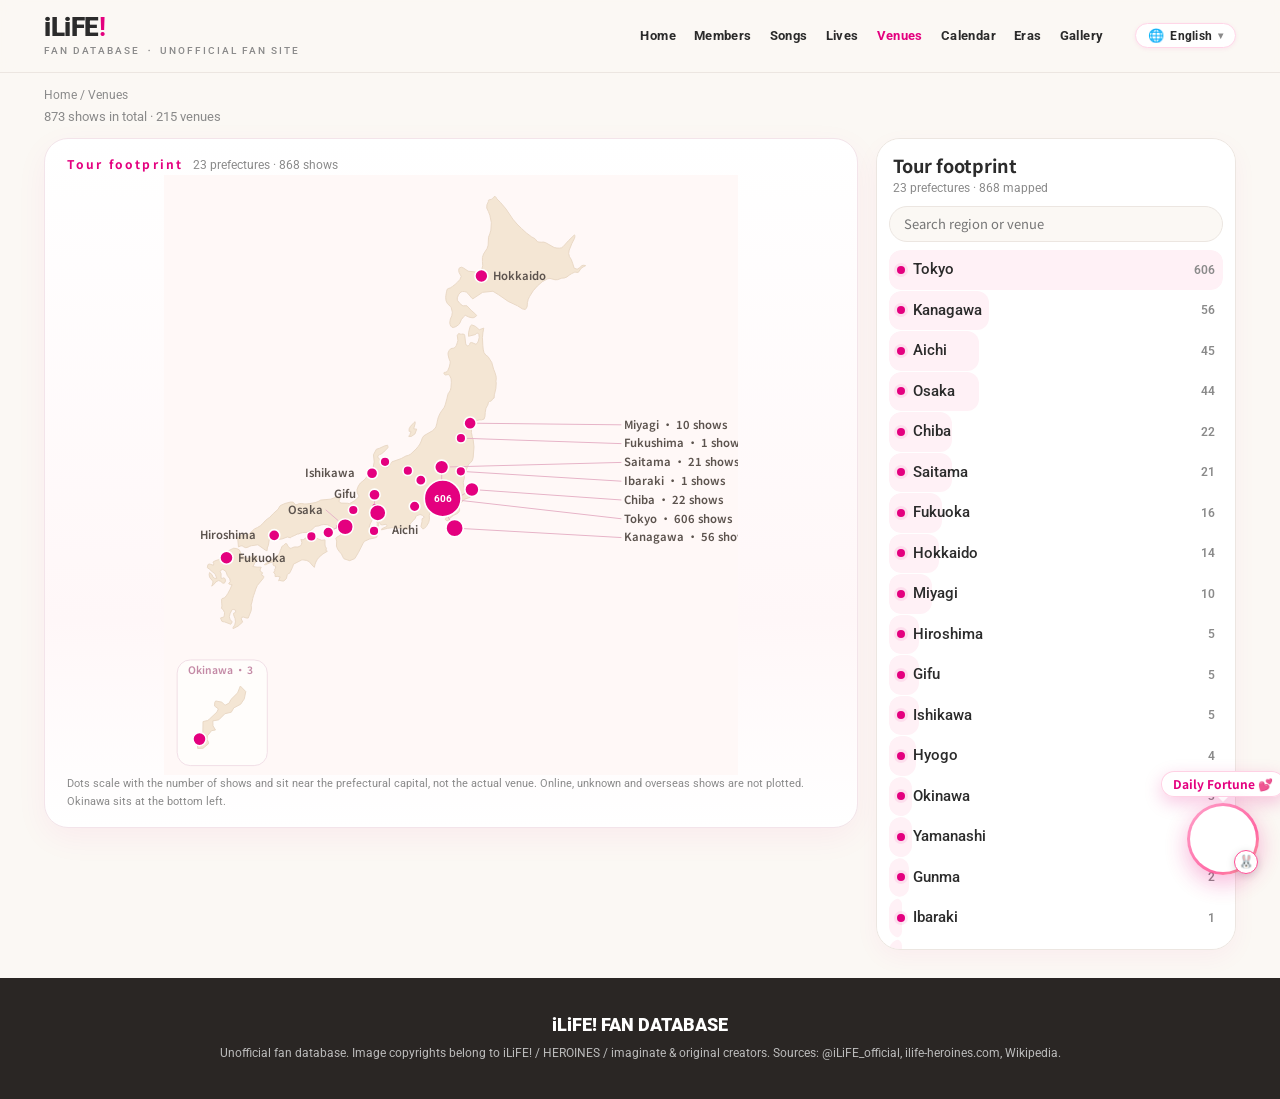
<file: venues.html>
<!doctype html><html lang=zh-Hans><meta charset=utf-8><meta name=viewport content='width=device-width'><title>iLiFE! 应援资料库</title><link rel=stylesheet href="style.css?v=6334215d"><body data-page=venues><header></header><main id=main>加载中…</main><script src="app.js?v=6334215d"></script>
</file>
<file: style.css>
@import url('https://fonts.googleapis.com/css2?family=Zen+Maru+Gothic:wght@400;500;700;900&family=Roboto:wght@300;400;700;900&family=Noto+Sans+SC:wght@400;500;700&display=swap');
:root{--pink:#e4007f;--ink:#2b2b2b;--sub:#8a8a8a;--line:#ece6e1;--bg:#fbf8f4;--ph:#f6e7ee}
*{box-sizing:border-box}body{margin:0;background:var(--bg);color:var(--ink);font-family:Roboto,"Noto Sans SC","PingFang SC",sans-serif;font-size:15px;line-height:1.7}
a{color:inherit;text-decoration:none}a:hover{color:var(--pink)}
header{position:sticky;top:0;z-index:50;background:rgba(251,248,244,.92);backdrop-filter:blur(8px);border-bottom:1px solid var(--line)}
.hd{max-width:1240px;margin:auto;display:flex;align-items:center;gap:24px;padding:14px 24px}
.logo{font:900 26px/1 Roboto;letter-spacing:-.5px}.logo b{color:var(--pink)}.logo small{display:block;font:500 10px Roboto;letter-spacing:2px;color:var(--sub);margin-top:4px}
nav{display:flex;gap:18px;margin-left:auto;align-items:center;flex-wrap:wrap}nav a{font:700 13px Roboto,"Zen Maru Gothic","Noto Sans SC","PingFang SC",sans-serif;letter-spacing:.03em;color:var(--ink);line-height:1.2;transition:color .15s ease}nav a span{display:none}
nav a.on{color:var(--pink)}#burger{display:none;margin-left:auto;background:none;border:0;font-size:24px;color:var(--ink)}
.lang-dd{position:relative;flex:none;display:inline-block;user-select:none;margin-left:8px}
.lang-dd-btn{display:inline-flex;align-items:center;gap:6px;background:#fff;border:1px solid #ffd6e8;border-radius:999px;padding:5px 12px;font:700 12px Roboto,"Zen Maru Gothic",sans-serif;color:var(--ink);cursor:pointer;line-height:1;margin:0;box-shadow:0 1px 4px rgba(228,0,127,.08);transition:all .2s cubic-bezier(.34,1.56,.64,1)}
.lang-dd-btn:hover,.lang-dd.open .lang-dd-btn{border-color:var(--pink);color:var(--pink);background:#fff0f6;box-shadow:0 2px 8px rgba(228,0,127,.16)}
.lang-dd-globe{font-size:13px;line-height:1}
.lang-dd-cur{letter-spacing:.02em}
.lang-dd-arrow{font-size:10px;color:var(--sub);transition:transform .2s ease;display:inline-block}
.lang-dd.open .lang-dd-arrow{transform:rotate(180deg);color:var(--pink)}
.lang-dd-menu{position:absolute;top:calc(100% + 6px);right:0;min-width:140px;background:#fff;border:1px solid #ffd6e8;border-radius:14px;padding:5px;box-shadow:0 8px 24px rgba(228,0,127,.14),0 2px 6px rgba(0,0,0,.04);z-index:100;display:none;flex-direction:column;gap:2px}
.lang-dd.open .lang-dd-menu{display:flex;animation:ddSlideIn .18s cubic-bezier(.34,1.56,.64,1) forwards}
@keyframes ddSlideIn{from{opacity:0;transform:translateY(-4px) scale(.96)}to{opacity:1;transform:translateY(0) scale(1)}}
.lang-dd-item{display:flex;align-items:center;gap:8px;width:100%;padding:8px 10px;border:0;background:none;border-radius:9px;color:var(--ink);font:500 12.5px Roboto,"Zen Maru Gothic",sans-serif;cursor:pointer;margin:0;text-align:left;line-height:1.2;transition:all .15s ease}
.lang-dd-item:hover{background:#fff0f6;color:var(--pink)}
.lang-dd-item.on{background:#ffe6f2;color:var(--pink);font-weight:700}
.lang-dd-flag{font-size:14px;line-height:1}
.lang-dd-name{flex:1}
.lang-dd-check{font-size:11px;color:var(--pink);opacity:0;font-weight:900}
.lang-dd-item.on .lang-dd-check{opacity:1}
.pill,button{display:inline-block;border:0;border-radius:999px;background:var(--pink);color:#fff;padding:7px 18px;font:700 12px Roboto,"Noto Sans SC";cursor:pointer;margin:3px}
.pill.off,button.off{background:#fff;color:var(--ink);box-shadow:inset 0 0 0 1px var(--line)}
main{max-width:1240px;margin:auto;padding:24px 24px 60px}
.crumb{font-size:12px;color:var(--sub);margin:8px 0 18px}
.psum{margin:0 0 8px;font-size:13px;line-height:1.55;color:var(--sub)}
h2{font:500 26px Roboto,"Noto Sans SC";color:#6f8b97;margin:44px 0 16px}h2:before{content:"— ";color:var(--pink)}
h3{font-size:17px;margin:26px 0 10px}h4{margin:18px 0 8px;font-size:15px}
.hero{position:relative;overflow:hidden;border-radius:4px;margin:-24px -24px 0}.hero .bg{position:absolute;inset:-40px;background-size:cover;background-position:center;filter:blur(28px) brightness(1.05);opacity:.8}
.hero img{position:relative;display:block;max-height:640px;width:auto;max-width:100%;margin:auto;cursor:zoom-in}
.stats{display:grid;grid-template-columns:repeat(4,1fr);gap:16px;margin-top:28px}.stat{background:#fff;border:1px solid var(--line);padding:18px;text-align:center}.stat b{display:block;font:300 36px Roboto;color:var(--pink)}
.mgrid{display:grid;grid-template-columns:repeat(4,1fr);gap:40px 28px}.mcard .ph{background:var(--ph);overflow:hidden}.mcard .ph img{display:block;width:100%;height:auto;transition:transform .4s}.mcard:hover img{transform:scale(1.04)}
.mcard .bar{height:4px}.mcard .nm{margin-top:10px;font-weight:700;font-size:16px}.mcard .kn{font-size:12px;color:var(--sub)}
.mcard.ex .ph{filter:grayscale(.3)}
.dot{display:inline-block;width:11px;height:11px;border-radius:50%;margin-right:7px;vertical-align:1px;box-shadow:0 0 0 1px #0002}
.box{background:#fff;border:1px solid var(--line);padding:6px 22px;margin:18px 0}
.box.tbl-wrap{overflow-x:auto;-webkit-overflow-scrolling:touch;padding:6px 16px}
.box.tbl-wrap table th,.box.tbl-wrap table td{white-space:nowrap}
.box.tbl-wrap table td.title-cell{white-space:normal;min-width:180px;max-width:380px}
.sub-note{font-size:11px;color:var(--sub);margin-top:2px;white-space:normal;font-weight:400;overflow-wrap:anywhere}
.live-tag{display:inline-block;padding:1px 6px;border-radius:4px;font-size:11px;background:#f3f3f3;color:#555;border:1px solid var(--line);vertical-align:middle;font-style:normal;font-weight:500}
.live-tag.oneman{background:var(--ph);color:var(--pink);border-color:#ffccd5;font-weight:700}
.live-tag.sponsor{background:#e8f4fd;color:#1e50a2;border-color:#b8daff;font-weight:700}
.live-tag.bday{background:#fff3e0;color:#e65100;border-color:#ffe0b2;font-weight:700}
.live-tag.fes{background:#f3e5f5;color:#6a1b9a;border-color:#e1bee7}
.live-tag.release{background:#e0f2f1;color:#00695c;border-color:#b2dfdb;font-weight:700}
table{width:100%;border-collapse:collapse}td,th{border-bottom:1px solid var(--line);padding:11px 8px;text-align:left;font-size:14px}th{font-size:12px;color:var(--sub);font-weight:500}tr:last-child td{border:0}
td.d{font-family:Roboto;color:var(--sub);white-space:nowrap;width:120px}
dl.info{display:grid;grid-template-columns:140px 1fr;margin:0}dl.info dt,dl.info dd{margin:0;padding:10px 0;border-bottom:1px solid var(--line);font-size:14px}dl.info dt{color:var(--sub)}
.gal{display:grid;grid-template-columns:repeat(auto-fill,minmax(190px,1fr));gap:14px}.gi{background:#fff}.gi .ph{background:var(--ph) center/40px no-repeat;overflow:hidden;cursor:zoom-in}
.gi img{display:block;width:100%;height:auto}.gi small{display:block;padding:6px 8px 0;font-size:11px;color:var(--sub);line-height:1.5}.gi .tx{padding:2px 8px 8px;font-size:12px;height:3.2em;overflow:hidden}
.filters{margin:6px 0}.filters .lb{font-size:12px;color:var(--sub);margin-right:6px}
.eranav{display:flex;gap:6px;flex-wrap:wrap}.era{border-left:4px solid var(--pink);padding-left:16px;margin-top:50px}.lineup a{display:inline-block;margin:3px 10px 3px 0;font-size:13px}
#lb{position:fixed;inset:0;background:rgba(20,16,18,.92);display:none;z-index:99;align-items:center;justify-content:center;flex-direction:column}#lb.on{display:flex}#lb img{max-width:92vw;max-height:82vh}#lb p{color:#ddd;font-size:13px;margin:10px}#lb p a{color:#ff8cc6}#lb .x{position:absolute;top:14px;right:22px;font-size:30px;color:#fff;cursor:pointer}#lb .pv,#lb .nx{position:absolute;top:50%;font-size:44px;color:#fff;cursor:pointer;padding:20px;user-select:none}#lb .pv{left:6px}#lb .nx{right:6px}
footer{background:#2a2624;color:#bbb;font-size:12px;padding:36px 24px;text-align:center}footer b{color:#fff;font:900 18px Roboto;display:block;margin-bottom:8px}
@media(max-width:760px){.hd{padding:10px 16px;gap:8px}#burger{display:block;margin:0;padding:4px 6px;background:none;color:var(--ink);font-size:22px;line-height:1}.lang-dd{margin-left:auto}nav{display:none;position:absolute;top:100%;left:0;right:0;background:var(--bg);flex-direction:column;padding:12px 24px;border-bottom:1px solid var(--line);gap:10px}nav.open{display:flex}nav a{font-size:14px;padding:4px 0}nav a span{display:none}
.mgrid{grid-template-columns:repeat(2,1fr);gap:24px 14px}.stats{grid-template-columns:repeat(2,1fr)}.gal{grid-template-columns:repeat(2,1fr);gap:8px}dl.info{grid-template-columns:100px 1fr}main{padding:16px}.hero{margin:-16px -16px 0}}

.tlwrap{overflow-x:auto;background:#fff;border:1px solid var(--line);-webkit-overflow-scrolling:touch}.tl{min-width:1100px;position:relative}
.tr{display:flex;height:26px;align-items:center}.tr:nth-child(even):not(.th){background:#fcf9f7}.tn{flex:0 0 150px;position:sticky;left:0;z-index:3;background:inherit;background-color:#fff;padding:0 10px;font-size:13px;white-space:nowrap;overflow:hidden;height:100%;display:flex;align-items:center;border-right:1px solid var(--line)}.tn em{font-style:normal;font-size:10px;color:var(--sub);margin-left:5px;border:1px solid var(--line);border-radius:8px;padding:0 5px}
.tt{position:relative;flex:1;height:100%}.tt i{position:absolute;top:0;bottom:0;width:0}.yl{border-left:1px solid #e6dfd9}.el{border-left:1px dotted #e9b7d1}.ml{border-left:1px dashed var(--pink);opacity:.45}.today{border-left:2px solid #e8382f}
.th{height:40px;border-bottom:1px solid var(--line)}.th b{position:absolute;bottom:4px;font:700 12px Roboto;transform:translateX(4px)}.th .mk{position:absolute;top:3px;font-size:10px;color:var(--pink);white-space:nowrap;transform:translateX(-50%);max-width:140px;overflow:hidden;text-overflow:ellipsis}
.th.erarow{height:24px}.eb{position:absolute;top:4px;height:16px;font:700 10px/16px Roboto;text-align:center;color:#6f8b97;background:#eef3f5;border-right:1px solid #fff;overflow:hidden}.eb:nth-child(even){background:#f8eef3}
.seg{position:absolute;top:6px;height:14px;border-radius:7px;box-shadow:inset 0 0 0 1px #0001;transition:transform .15s}.seg:hover{transform:scaleY(1.35)}.seg.light{box-shadow:inset 0 0 0 1.5px #9a9a9a}
.seg.n{background:repeating-linear-gradient(45deg,#bbb 0 4px,#d9d9d9 4px 8px)}.seg.s{background:#fff;box-shadow:inset 0 0 0 2px #b9a3ad;border:0}
.legend{display:flex;flex-wrap:wrap;gap:16px;font-size:12px;color:var(--sub);margin-top:12px}.sw{display:inline-block;width:22px;height:10px;border-radius:5px;vertical-align:-1px;margin-right:6px}.sw.r{background:linear-gradient(90deg,#e60033,#1e50a2,#3eb370)}.sw.n{background:repeating-linear-gradient(45deg,#bbb 0 4px,#d9d9d9 4px 8px)}.sw.s{box-shadow:inset 0 0 0 2px #b9a3ad}.sw.mkl{width:0;height:12px;border-left:1px dashed var(--pink);border-radius:0}.sw.tdl{width:0;height:12px;border-left:2px solid #e8382f;border-radius:0}
#tip{position:absolute;display:none;z-index:60;background:#fff;border:1px solid var(--line);box-shadow:0 6px 24px #0002;padding:8px;gap:10px;font-size:12px;width:240px;pointer-events:none}#tip img{width:72px;height:96px;object-fit:cover;background:var(--ph)}
@media(max-width:760px){.tn{flex-basis:96px;font-size:11px;padding:0 6px}.tl{min-width:900px}}

#cur{position:absolute;top:0;bottom:0;width:0;border-left:2px solid var(--ink);z-index:5;pointer-events:none}
#cur .hl{position:absolute;top:2px;left:0;transform:translateX(-50%);background:var(--ink);color:#fff;font:700 11px/1.3 Roboto;padding:4px 10px;border-radius:999px;white-space:nowrap;pointer-events:auto;cursor:ew-resize;touch-action:none;text-align:center;box-shadow:0 2px 8px #0003}
#cur .hl small{display:block;font:400 10px "Noto Sans SC";opacity:.8}#cur.drag .hl{background:var(--pink)}
.tr.th .tt{cursor:pointer}.tag{font-style:normal;font-size:10px;font-weight:400;color:var(--sub);margin-left:6px;border:1px solid var(--line);border-radius:8px;padding:0 6px}
#onpanel .mcard{transition:opacity .2s}

#stk{position:sticky;top:61px;z-index:40;background:rgba(251,248,244,.97);backdrop-filter:blur(6px);border:1px solid var(--line);padding:8px 14px 10px;margin:0 0 18px;box-shadow:0 6px 18px #0000000d}
.stkhd{display:flex;align-items:center;gap:10px}#onh{font:500 15px Roboto,"Noto Sans SC";color:#6f8b97}#onh span{color:var(--pink);font-weight:700}#onh a{color:var(--pink)}.stkhd .sm{margin-left:auto;padding:3px 12px;font-size:11px}
#stk.min #stkb{display:none}
#sl{padding:34px 10px 2px}.sltrack{position:relative;height:8px;border-radius:4px;background:#eee;cursor:pointer;touch-action:none}.sle{position:absolute;top:0;bottom:0}.sle:first-child{border-radius:4px 0 0 4px}
.sly{position:absolute;top:11px;font:700 10px Roboto;color:var(--sub);transform:translateX(-50%)}.sly:before{content:"";position:absolute;left:50%;top:-11px;height:8px;border-left:1px solid #fff}
#slh{position:absolute;top:50%;width:18px;height:18px;margin:-9px 0 0 -9px;border-radius:50%;background:#fff;box-shadow:0 0 0 3px var(--ink),0 2px 6px #0004;cursor:ew-resize;touch-action:none;z-index:2}#slh.drag{box-shadow:0 0 0 3px var(--pink),0 2px 6px #0004}
#slh span{position:absolute;bottom:24px;left:50%;transform:translateX(-50%);background:var(--ink);color:#fff;font:700 11px/1.25 Roboto;padding:3px 9px;border-radius:999px;white-space:nowrap;text-align:center;pointer-events:none}#slh span small{display:block;font:400 9px "Noto Sans SC";opacity:.85}#slh.drag span{background:var(--pink)}
.eps{margin:16px 0 6px;white-space:nowrap;overflow-x:auto;scrollbar-width:thin}.eps button{padding:4px 11px;font-size:11px}
#onpanel{display:flex;gap:10px;overflow-x:auto;padding-bottom:4px;scrollbar-width:thin}.sc{flex:0 0 92px;position:relative}.sc .ph{background:var(--ph);overflow:hidden}.sc img{display:block;width:100%;height:auto}.sc .bar{height:3px}.sc .nm{font-size:11px;font-weight:700;margin-top:3px;white-space:nowrap;overflow:hidden;text-overflow:ellipsis}.sc .tag{position:absolute;top:4px;left:4px;background:#fffd;margin:0}
@media(max-width:760px){#stk{top:57px;padding:6px 10px 8px;margin:0 -6px 14px}.sc{flex-basis:64px}.sc .nm{font-size:10px}#sl{padding-top:30px}.eps{margin:12px 0 4px}#onh{font-size:13px}}

.stkhd .sm{white-space:nowrap;flex:none}#onh{min-width:0}@media(max-width:760px){#onh{font-size:12px;line-height:1.35}}
@media(max-width:760px){#sl{padding-top:40px}}
.colctl{display:flex;flex-wrap:wrap;align-items:center;gap:4px}.colctl button{min-width:30px;padding:3px 9px;font-size:12px}
body.cols-on .mgrid,body.cols-on .gal{grid-template-columns:repeat(var(--cols),1fr)!important}
body.cols-on.cols-tight .gal{gap:6px}
.stkhd{display:flex;align-items:center;gap:8px;flex-wrap:wrap}.stkhd .colctl.pnl{margin:0 0 0 auto}
body.pcols-on #onpanel{display:grid;grid-template-columns:repeat(var(--pcols),minmax(0,1fr));overflow:visible;max-height:none}body.pcols-on .sc{flex:none}

@media(max-width:760px){.colctl button{min-width:26px;padding:2px 7px}}

.stkhd .colctl.pnl{margin-bottom:8px}#sl{margin-top:6px}

/* row-first uniform slots: slot ratio = tallest image in grid; images contained, never cropped */
.gal,.mgrid,#onpanel{--sr:1.333}
.gi .ph,.mcard .ph,.sc .ph{aspect-ratio:1/var(--sr);background:#fbf3f7;display:flex;align-items:center;justify-content:center}
.gi .ph img,.mcard .ph img,.sc .ph img{width:100%!important;height:100%!important;object-fit:contain;aspect-ratio:auto!important}
.mcard:hover img{transform:none}
body.pcols-on #onpanel{display:grid;grid-template-columns:repeat(var(--pcols),minmax(0,1fr));overflow:visible}body.pcols-on .sc{flex:none}
#onpanel.unstuck{margin:0 0 16px;padding:10px;background:#fff;border:1px solid var(--line)}
.hero img{height:auto;width:auto;max-height:640px;object-fit:contain;aspect-ratio:auto!important}

.src{font-size:11px;margin-left:4px;color:var(--pink)}.unk{color:var(--sub);font-size:12px}dl.info .dot{display:inline-block;width:10px;height:10px;border-radius:50%;margin-right:4px;vertical-align:middle}
/* songs grid & detail */
body[data-page=songs] .psum,body[data-page=lives] .psum{margin:0 0 2px}
body[data-page=songs] .filters,body[data-page=lives] .filters{margin:8px 0 16px}
body[data-page=songs] .filters button,body[data-page=lives] .filters button{padding:5px 12px;font-size:12px}

.grid{display:grid;grid-template-columns:repeat(auto-fill,minmax(190px,1fr));gap:14px}
.card{background:#fff;border-radius:16px;overflow:hidden;box-shadow:0 2px 10px #e4007f14;cursor:pointer;transition:.15s;display:flex;flex-direction:column;color:inherit}
.card:hover{transform:translateY(-3px);box-shadow:0 6px 18px #e4007f2a}
.cv{height:150px;background:var(--ph);display:flex;align-items:center;justify-content:center;position:relative}
body[data-page=songs] .cv{height:auto;aspect-ratio:1/1}
body[data-page=songs] .cv img{width:100%;height:100%;object-fit:cover}
.cv img{max-width:100%;max-height:100%;object-fit:contain}
.cv img.vtimg{width:100%;height:100%;object-fit:cover}
.badge{position:absolute;right:8px;top:8px;background:var(--pink);color:#fff;font-size:11px;font-weight:700;border-radius:999px;padding:1px 8px}
.bd{padding:10px 12px;height:96px;overflow:hidden}
.bd b{display:block;font-size:14px;line-height:1.35;white-space:nowrap;overflow:hidden;text-overflow:ellipsis}
.bd .k{font-size:11px;color:var(--sub);white-space:nowrap;overflow:hidden;text-overflow:ellipsis}
.bd .m{font-size:11px;color:#6f8b97;margin-top:4px;white-space:nowrap;overflow:hidden;text-overflow:ellipsis}
.noimg{font-size:30px;color:#e9b7cf}
.songph{width:100%;height:100%;display:flex;flex-direction:column;align-items:center;justify-content:center;gap:6px;padding:14px;text-align:center;background:linear-gradient(135deg,#ffd9ec 0%,#ffa9d6 55%,#ff8bc6 100%);color:#fff}
.songph b{font-size:15px;line-height:1.35;letter-spacing:.3px;text-shadow:0 1px 3px #d6006e4d}
.songph small{font-size:10px;letter-spacing:.5px;opacity:.9}


.back{display:inline-block;margin-bottom:12px;font-size:13px;color:var(--pink)}
.back:hover{text-decoration:underline}
.dt-top{display:flex;gap:24px;align-items:flex-start;flex-wrap:wrap}
.dt-cv{width:190px;flex:none;border-radius:14px;overflow:hidden;background:var(--ph);box-shadow:0 4px 16px #e4007f26}
.dt-cv img{display:block;width:100%;height:auto}
.dt-cv .songph{aspect-ratio:1/1}
.dt-info{flex:1;min-width:240px}
@media(max-width:760px){.dt-cv{width:120px;border-radius:10px}.dt-top{gap:14px}}
.dt{max-width:980px}
.dt h2::before,.dt h3::before{display:none!important;content:none!important}
.dt h2{color:var(--ink)!important;padding:0!important;border:0!important;background:none!important;margin:0;font-size:24px;line-height:1.3}
.dt .kana{color:var(--sub);font-size:13px}
.dt .meta{display:grid;grid-template-columns:auto 1fr;gap:2px 14px;font-size:13px;margin:12px 0}
.dt .meta dt{color:var(--sub)}
.dt .meta dd{margin:0;font-weight:700}
.dt .note{font-size:13px;background:#fff;border-left:3px solid var(--pink);padding:8px 12px;border-radius:6px;margin:10px 0;overflow-wrap:anywhere;word-break:break-word}
.dt .note a{word-break:break-all}
.dt .src{font-size:12px;color:var(--pink)}
.dt .sec{font-size:15px;margin:22px 0 10px;border-bottom:2px dashed #f3c6dc;padding-bottom:4px}
.cos{background:#fff;border-radius:14px;padding:12px;margin-bottom:12px;box-shadow:0 2px 8px #e4007f12}
.cos-hd{display:flex;gap:8px;align-items:center;flex-wrap:wrap;margin-bottom:8px}
.cos-hd .tag{margin:0}
.cos-hd small{color:var(--sub);font-size:12px}
.cos-note{font-size:12px;color:var(--sub);margin:0 0 8px;overflow-wrap:anywhere}
.vidlist{display:grid;gap:8px}
.vid{display:grid;grid-template-columns:132px 1fr;gap:10px;align-items:center;background:#fff;border-radius:12px;padding:8px;box-shadow:0 2px 8px #e4007f12;color:inherit;transition:.15s}
.vid:hover{box-shadow:0 4px 14px #e4007f2e;transform:translateY(-1px)}
.vt{display:block;aspect-ratio:16/9;border-radius:8px;overflow:hidden;background:var(--ph)}
.vt img{display:block;width:100%;height:100%;object-fit:cover}
.vb{display:flex;flex-direction:column;gap:2px;min-width:0}
.vidpane[hidden]{display:none}
.nonote{font-size:12px;color:var(--sub);margin:6px 0 8px}
.vb .tag{margin-left:6px;background:var(--ph);color:var(--pink);font-size:10px;font-weight:700;padding:0 6px;border-radius:999px;vertical-align:1px;font-style:normal}
.vb b{font-size:11px;font-weight:700;color:var(--pink)}
.vtl{font-size:13px;font-weight:700;line-height:1.35;display:-webkit-box;-webkit-line-clamp:2;-webkit-box-orient:vertical;overflow:hidden}
.vdt{font-size:11px;color:var(--sub)}
.photos{display:grid;grid-template-columns:repeat(auto-fill,minmax(220px,1fr));gap:8px}
.photos .ph{display:flex;align-items:center;justify-content:center;background:var(--ph);border-radius:10px;aspect-ratio:1;overflow:hidden;cursor:zoom-in}
.photos .ph img{max-width:100%;max-height:100%;width:auto;height:auto;object-fit:contain}
.photos.wide .ph{aspect-ratio:16/9}
.none{color:var(--sub);font-size:13px}
body.cols-on .photos{grid-template-columns:repeat(var(--cols),1fr)!important}

.bd .tag,.dt .tag{display:inline-block;background:var(--ph);color:var(--pink);font-size:11px;font-weight:700;padding:1px 8px;border-radius:999px;margin-left:6px;vertical-align:middle;border:0}

.setlist{background:#fff;border-radius:10px;padding:12px 16px;font:13px/1.6 monospace;white-space:pre-wrap;box-shadow:0 2px 8px #e4007f12}

@media(max-width:760px){
  .grid{grid-template-columns:repeat(2,minmax(0,1fr));gap:10px}
  .cv{height:110px}
  .photos{grid-template-columns:1fr 1fr}
  .vid{grid-template-columns:104px 1fr;gap:8px}
  .vtl{font-size:12px}
}

/* SCHEDULE month grid */
.calbar{display:flex;align-items:center;gap:10px 14px;flex-wrap:wrap;margin:0 0 14px}
.calnavs{display:flex;align-items:center;gap:6px;flex-wrap:wrap}
.calbar .pill{margin:0;min-width:36px;text-align:center;padding:7px 12px;white-space:nowrap}
.calbar .ynav.dis{opacity:.38;cursor:default;pointer-events:none}
.calmeta{margin-left:auto;font:500 13px Roboto,"Noto Sans SC";color:var(--sub)}
.ym{position:relative;display:inline-flex;align-items:center;justify-content:center;gap:6px;min-width:132px;height:34px;padding:0 14px;border-radius:999px;background:#fff;box-shadow:inset 0 0 0 1px var(--line);font:700 16px/1 Roboto,"Noto Sans SC";color:var(--ink);cursor:pointer}
.ym span{pointer-events:none}
.ym i{pointer-events:none;color:var(--pink);font-style:normal;font-size:12px}
.ym input{position:absolute;inset:0;width:100%;height:100%;margin:0;opacity:0;cursor:pointer;border:0;padding:0;font-size:16px}
.ym input::-webkit-calendar-picker-indicator{position:absolute;inset:0;width:100%;height:100%;margin:0;padding:0;cursor:pointer;background:transparent}
.ym:focus-within{box-shadow:inset 0 0 0 2px var(--pink)}
.cal{display:grid;grid-template-columns:repeat(7,minmax(0,1fr));background:#fff;border:1px solid var(--line);border-radius:16px;overflow:hidden;box-shadow:0 2px 10px #e4007f14}
.cal .wd{min-height:0;text-align:center;padding:8px 0;font:700 12px Roboto,"Noto Sans SC";color:var(--sub);background:#fbf8f4;border-bottom:1px solid var(--line);border-right:1px solid var(--line)}
.cal .wd:nth-child(7n){border-right:0}
.cal .wd.sun{color:#e48aaa}
.cal .day{min-width:0;height:112px;padding:4px;display:flex;flex-direction:column;gap:3px;border-bottom:1px solid var(--line);border-right:1px solid var(--line);background:#fff;cursor:pointer;overflow:hidden}
.cal .day:nth-child(7n){border-right:0}
.cal .day.out{background:#f7f4f1;cursor:default}
.cal .day.out .dn{color:#c8c0ba}
.cal .day.ev{background:#fff7fb}
.cal .day.sel{background:#ffe8f3;box-shadow:inset 0 0 0 1px #f3b6d4}
.cal .dn{flex:none;width:22px;height:22px;display:inline-flex;align-items:center;justify-content:center;border-radius:50%;font:700 12px/1 Roboto;color:var(--ink)}
.cal .day.is-today .dn{background:var(--pink);color:#fff}
.cal .day.sel:not(.is-today) .dn{box-shadow:0 0 0 2px var(--pink)}
.cal .day.sel.is-today .dn{box-shadow:0 0 0 2px #fff,0 0 0 4px var(--pink)}
.cal .day:focus{outline:2px solid var(--pink);outline-offset:-2px}
.cevs{display:flex;flex-direction:column;gap:3px;min-width:0}
.cdots{display:none}
.cev{display:flex;align-items:center;gap:4px;height:36px;min-width:0;border-radius:8px;background:#fff;border:1px solid var(--line);overflow:hidden;color:inherit}
.cev:hover{color:inherit;border-color:#f3b6d4}
.cev:hover b{color:var(--pink)}
.cth{width:36px;height:36px;flex:none;background:var(--ph);display:flex;align-items:center;justify-content:center;overflow:hidden}
.cth img{width:100%;height:100%;object-fit:cover;display:block}
.cth .cph{font-size:16px;color:#e9b7cf;line-height:1}
.ct{min-width:0;flex:1;display:flex;flex-direction:column;justify-content:center;gap:1px;padding-right:4px}
.ct .live-tag{font-size:9px;line-height:1.3;padding:0 3px;max-width:100%;overflow:hidden;text-overflow:ellipsis;white-space:nowrap;align-self:flex-start}
.ct b{display:block;min-width:0;font-size:11px;font-weight:700;line-height:1.25;color:var(--ink);white-space:nowrap;overflow:hidden;text-overflow:ellipsis}
.cal .cmore{display:flex;align-items:center;height:36px;margin:0;padding:0 8px;border-radius:8px;background:#fff;color:var(--pink);box-shadow:inset 0 0 0 1px var(--line);font:700 12px Roboto}
.agenda{margin-top:16px;background:#fff;border:1px solid var(--line);border-radius:16px;padding:2px 16px 8px;box-shadow:0 2px 10px #e4007f10;scroll-margin-top:76px}
.agenda h2{font-size:18px;margin:14px 0 8px}
.arow{display:flex;gap:12px;align-items:center;padding:10px 0;border-top:1px solid var(--line);color:inherit}
.arow:hover{color:inherit}
.arow:hover b{color:var(--pink)}
.ath{width:56px;height:56px;flex:none;border-radius:10px;overflow:hidden;background:var(--ph);display:flex;align-items:center;justify-content:center}
.ath img{width:100%;height:100%;object-fit:cover;display:block}
.ath .cph{font-size:22px;color:#e9b7cf}
.at{min-width:0;flex:1}
.aline{display:flex;align-items:center;gap:6px;min-width:0}
.aline .live-tag{flex:none}
.aline b{min-width:0;font-size:15px;white-space:nowrap;overflow:hidden;text-overflow:ellipsis}
.arow small{display:block;margin-top:2px;color:var(--sub);font-size:12px;white-space:nowrap;overflow:hidden;text-overflow:ellipsis}
@media(max-width:760px){
 .calmeta{margin-left:0}
 .calbar .ynav{padding:6px 10px}
 .cal .day{height:62px;padding:3px 2px;gap:2px;cursor:pointer}
 .cal .dn{width:20px;height:20px;font-size:11px}
 .cal .day.sel.is-today .dn{box-shadow:0 0 0 1px #fff,0 0 0 3px var(--pink)}
 .cevs{display:none}
 .cdots{display:flex;align-items:center;gap:2px;min-width:0;flex-wrap:wrap}
 .mi{position:relative;width:16px;height:16px;flex:none;border-radius:3px;overflow:visible;background:var(--ph);display:inline-flex;align-items:center;justify-content:center;color:inherit}
 .mi:before{content:"";position:absolute;inset:-6px}
 .mi img{width:16px;height:16px;border-radius:3px;object-fit:cover;display:block}
 .mi.dot{border-radius:50%;background:#b9a3ad}
 .mi.dot.oneman{background:var(--pink)}
 .mi.dot.sponsor{background:#1e50a2}
 .mi.dot.bday{background:#e65100}
 .mi.dot.fes{background:#6a1b9a}
 .mi.dot.release{background:#00695c}
 .ccnt{font:700 10px Roboto;color:var(--sub);line-height:1}
 .agenda{padding:2px 12px 8px}
 .aline{flex-wrap:wrap}
 .aline b{white-space:normal;display:-webkit-box;-webkit-line-clamp:2;-webkit-box-orient:vertical;overflow-wrap:break-word}
 .ath{width:48px;height:48px}
}


/* VENUE footprint map */
body[data-page=venues] main{padding-top:12px;padding-bottom:28px}
body[data-page=venues] .crumb{margin:0 0 2px}
body[data-page=venues] .psum{margin:0 0 10px}
.vlayout{display:grid;grid-template-columns:minmax(0,1.5fr) minmax(260px,360px);gap:18px;align-items:start}
.vmap-card,.vpanel{min-width:0}
.vmap-card{background:linear-gradient(180deg,#fff 0%,#fff7f8 70%,#fff 100%);border:1px solid #f3e4ea;border-radius:24px;padding:14px 14px 8px;box-shadow:0 10px 32px #e4007f0e}
.vmap-hd{display:flex;align-items:baseline;gap:10px;padding:2px 8px 0}
.vmap-hd b{font:700 12px "Noto Sans SC";letter-spacing:.18em;color:var(--pink)}
.vmap-hd span{font-size:12px;color:var(--sub)}
.vsvg{display:block;width:min(100%,calc((100dvh - 300px) * var(--ar,.96)));max-width:100%;max-height:calc(100dvh - 300px);height:auto;margin:0 auto}
.vsea{fill:#fff8f7}
.vland{fill:#f4e6d4;stroke:#ead9c6;stroke-width:1;vector-effect:non-scaling-stroke}
.vstem{fill:none;stroke:#e7b4c8;stroke-width:1;vector-effect:non-scaling-stroke}
.vanchor{fill:#e4007f;opacity:.8}
.vpin .hit{fill:transparent}
.vpin .ring{fill:none;stroke:#e4007f;stroke-width:1.6;opacity:0;vector-effect:non-scaling-stroke}
.vpin .core{fill:#e4007f;stroke:#fff;stroke-width:1.6;vector-effect:non-scaling-stroke}
.vpin .vnum{fill:#fff;font:700 11px Roboto,sans-serif;text-anchor:middle;dominant-baseline:central;pointer-events:none}
.vpin.is-on .core{fill:#fff;stroke:#e4007f;stroke-width:2.4}
.vpin.is-on .vnum{fill:#e4007f}
.vpin.is-on .ring,.vpin.is-hot .ring,.vpin:focus-visible .ring{opacity:1}
.vpin.is-dim,.vlab.is-dim,.oki-link.is-dim{opacity:.38}
.vlab text{font:600 12px "Noto Sans SC","PingFang SC",sans-serif;fill:#5c534e}
.vlab.is-on text,.vlab.is-hot text{fill:#e4007f;font-weight:700}
.vtip-t{font:600 12px "Noto Sans SC",Roboto,sans-serif;fill:#5c534e}
#vtip{pointer-events:none}
.oki-box{fill:#fffdfb;stroke:#f0dde6;stroke-width:1}
.oki-link.is-on .oki-box{stroke:#e4007f;stroke-width:1.6}
.oki-t{font:600 11px "Noto Sans SC",sans-serif;fill:#c48aa6}
.oki-link.is-on .oki-t{fill:#e4007f}
.vnote{margin:0 8px 8px;font-size:11px;line-height:1.65;color:var(--sub)}
.vpanel{position:sticky;top:72px;max-height:calc(100vh - 88px);overflow:auto;background:#fff;border:1px solid var(--line);border-radius:24px;padding:14px 12px 12px;box-shadow:0 8px 24px #e4007f0c;scrollbar-width:thin;scroll-margin-top:72px}
.vpanel h2{margin:0 4px 2px;padding:0;font:700 18px/1.35 "Noto Sans SC",Roboto;color:var(--ink);overflow-wrap:anywhere}
.vpanel h2:before{content:none}
.vph{margin:0 4px 8px;font-size:12px;color:var(--sub);line-height:1.6}
.vsearch{display:block;width:100%;box-sizing:border-box;margin:0 0 8px;border:1px solid var(--line);background:#fbf8f4;border-radius:999px;padding:8px 14px;font:16px/1.4 "Noto Sans SC",Roboto,sans-serif;color:inherit}
.vsearch:focus{outline:none;border-color:#f3b6d4;box-shadow:0 0 0 3px #e4007f14}
.vsearch[hidden]{display:none}
a.vrow{position:relative;display:flex;align-items:center;gap:8px;width:100%;text-align:left;background:transparent;color:inherit;border-radius:12px;padding:7px 8px;margin:1px 0;overflow:hidden}
a.vrow:before{content:"";position:absolute;left:0;top:0;bottom:0;width:var(--w,0%);background:#fff1f6;border-radius:12px;z-index:0}
a.vrow>*{position:relative;z-index:1}
a.vrow:hover{color:inherit;background:#fff7fa}
a.vrow:hover .vn{color:var(--pink)}
a.vrow.on{background:#fde8f2;color:var(--pink)}
a.vrow.on .vc{color:var(--pink)}
.vdot{width:8px;height:8px;border-radius:50%;background:var(--pink);box-shadow:0 0 0 3px #e4007f14;flex:none}
a.vrow.offmap .vdot{background:transparent;box-shadow:inset 0 0 0 1.5px #e7b4c8}
a.vrow.offmap:before{display:none}
.vn{min-width:0;overflow:hidden;text-overflow:ellipsis;white-space:nowrap;font-weight:500}
.vs{flex:none;font-size:11px;color:var(--sub)}
.vc{margin-left:auto;font:600 12px Roboto;color:var(--sub);flex:none}
.vsec{margin:12px 8px 4px;font-size:11px;letter-spacing:.14em;color:#c48aa6}
a.vback{display:inline-block;margin:0 4px 6px;color:var(--pink);font-size:12px;font-weight:700}
a.vlive{display:grid;grid-template-columns:92px minmax(0,1fr);gap:2px 8px;align-items:start;padding:8px 6px;border-radius:12px;color:inherit}
a.vlive:hover{color:inherit;background:#fff7fa}
a.vlive:hover b{color:var(--pink)}
a.vlive .d{grid-row:1 / span 2;font:500 12px Roboto;color:var(--sub);padding-top:2px}
a.vlive .vt{min-width:0}
a.vlive .vt b{font-size:13px;font-weight:700;line-height:1.35}
a.vlive .meta{grid-column:2;font-size:11px;color:var(--sub)}
@media(min-width:761px){.vsearch{font-size:13px}}
@media(max-width:760px){
  .vlayout{grid-template-columns:1fr;gap:12px}
  .vpanel{position:static;max-height:none}
  .vmap-card{padding:10px 8px 6px}
  .vsvg{width:min(100%,calc(54vh * var(--ar,.96)));max-height:54vh}
}


/* iLiFE! 官方吉祥物「アイラビット」悬浮入口 */
.dmascot{position:fixed;right:24px;bottom:28px;z-index:90;width:66px;height:66px;touch-action:none;user-select:none;-webkit-user-select:none;cursor:grab}
.dmascot:active,.dmascot.is-dragging{cursor:grabbing}
.dmascot.is-dragging .dmascot-bubble{opacity:0;transform:translateX(-50%) scale(.8)}
.dmascot-ring{position:absolute;inset:-3px;border-radius:50%;background:linear-gradient(135deg,#ff94c2,#ff4d94,#ffe08a,#ff94c2);background-size:200% 200%;animation:mascotGlow 4s linear infinite;opacity:.85;box-shadow:0 8px 24px rgba(228,0,127,.35)}
@keyframes mascotGlow{0%{background-position:0% 50%}50%{background-position:100% 50%}100%{background-position:0% 50%}}
.dmascot-avatar{position:relative;width:100%;height:100%;border-radius:50%;background:#fff url('https://img.ilifefan.dpdns.org/img/FtqqCumaEAMoGDY.jpg') 50% 46%/175% no-repeat;box-shadow:inset 0 0 0 2px #fff;animation:mascotBounce 3.6s ease-in-out infinite;transform-origin:50% 85%}
@keyframes mascotBounce{0%,100%{transform:translateY(0) scale(1)}30%{transform:translateY(-5px) scale(1.02,.98)}50%{transform:translateY(0) scale(.98,1.02)}70%{transform:translateY(-2px) scale(1.01,.99)}}
.dmascot-badge{position:absolute;right:-2px;bottom:-2px;width:24px;height:24px;border-radius:50%;background:#fff;border:1.5px solid #ff4d94;display:flex;align-items:center;justify-content:center;font-size:13px;box-shadow:0 2px 8px rgba(0,0,0,.15);pointer-events:none}
.dmascot-bubble{position:absolute;bottom:calc(100% + 9px);left:50%;transform:translateX(-50%);background:#fff;padding:6px 12px;border-radius:999px;font:700 12px/1.2 "Noto Sans SC",Roboto,sans-serif;color:#e4007f;white-space:nowrap;box-shadow:0 6px 18px rgba(228,0,127,.22),inset 0 0 0 1px #ffd1e4;pointer-events:none;transition:opacity .2s,transform .2s;animation:mascotBubble 3.2s ease-in-out infinite}
.dmascot-bubble:after{content:"";position:absolute;top:100%;left:50%;margin-left:-5px;border:5px solid transparent;border-top-color:#fff}
.dmascot.on-draw .dmascot-bubble{display:none}
@keyframes mascotBubble{0%,100%{transform:translateX(-50%) translateY(0)}50%{transform:translateX(-50%) translateY(-4px)}}
.dmascot.is-pop .dmascot-avatar{animation:mascotPop .5s cubic-bezier(.17,.89,.32,1.3) both}
@keyframes mascotPop{0%{transform:scale(.7) rotate(-15deg)}50%{transform:scale(1.22) rotate(10deg)}100%{transform:scale(1) rotate(0)}}
.dmascot-sparkle{position:fixed;pointer-events:none;font-size:20px;z-index:95;animation:sparkleBurst .85s cubic-bezier(.12,.8,.32,1) forwards;margin:-10px 0 0 -10px}
@keyframes sparkleBurst{0%{opacity:1;transform:translate(0,0) scale(.3) rotate(0)}100%{opacity:0;transform:translate(var(--dx),var(--dy)) scale(1.3) rotate(var(--rot))}}

/* DRAW · 卡哇伊抽签页 (参考 Penpen Clinic 交互与架构) */
body[data-page=draw]{
  background: var(--bg);
  background-image:
    radial-gradient(ellipse 92% 52% at 50% -8%, rgba(255, 183, 213, .32), transparent 72%),
    radial-gradient(ellipse 68% 38% at 88% 104%, rgba(255, 214, 235, .28), transparent 72%);
  background-attachment: fixed;
  position: relative;
}
body[data-page=draw] main{max-width:880px;padding:16px 16px 64px}
body[data-page=draw] button:focus-visible,body[data-page=draw] a:focus-visible,.dmodal button:focus-visible,.dmodal a:focus-visible{outline:3px solid var(--pink);outline-offset:2px}

.dpage{
  font-family: 'Zen Maru Gothic', 'Hiragino Maru Gothic ProN', 'Yuanti SC', 'PingFang SC', sans-serif;
  max-width: 820px;
  margin: 0 auto;
}

/* ---------------- 头部 Hero ---------------- */
.dpage .hero{
  position: relative;
  z-index: 1;
  text-align: center;
  padding: 16px 0 24px;
}
.hero-eyebrow{
  display: inline-flex;
  align-items: center;
  gap: 8px;
  font-size: 11.5px;
  letter-spacing: .16em;
  color: var(--pink);
  background: rgba(255, 255, 255, .92);
  border: 1px solid #ffd6e8;
  padding: 6px 16px;
  border-radius: 999px;
  margin-bottom: 16px;
  backdrop-filter: blur(6px);
  font-weight: 700;
  box-shadow: 0 2px 10px rgba(228,0,127,.07);
}
.hero-title{
  display: flex;
  flex-direction: column;
  gap: 6px;
}
.hero-title .jp,.hero-title .main-ttl{
  font-size: clamp(26px, 5.8vw, 42px);
  font-weight: 900;
  letter-spacing: .02em;
  background: linear-gradient(100deg, #e4007f, #ff77af 52%, #ff4d94);
  -webkit-background-clip: text;
  background-clip: text;
  color: transparent;
  filter: drop-shadow(0 3px 10px rgba(228, 0, 127, .12));
  line-height: 1.3;
}
.hero-title .cn,.hero-title .sub-ttl{
  font-size: clamp(14px, 3.2vw, 17px);
  color: #76858f;
  font-weight: 500;
  letter-spacing: .06em;
  margin-top: 4px;
}
.hero-desc{
  margin: 14px auto 16px;
  max-width: 480px;
  font-size: 13.5px;
  color: #6f7f8b;
  line-height: 1.7;
}

/* 模式与范围切换 */
.dmode{
  display: grid;
  grid-template-columns: 1fr 1fr;
  width: min(340px, 94%);
  margin: 0 auto 12px;
  padding: 5px;
  background: #fff;
  border-radius: 999px;
  box-shadow: inset 0 0 0 1.5px #ffd6e7, 0 8px 24px rgba(228, 0, 127, .1);
}
body[data-page=draw] .dmode button,.dmodal .dmode button{
  margin: 0;
  padding: 11px 0;
  border-radius: 999px;
  background: transparent;
  color: var(--ink);
  border: none;
  font: 700 14.5px/1 'Zen Maru Gothic', sans-serif;
  letter-spacing: .04em;
  display: flex;
  align-items: center;
  justify-content: center;
  gap: 6px;
  transition: all .2s ease;
  cursor: pointer;
}
body[data-page=draw] .dmode button .dico,.dmodal .dmode button .dico{font-style:normal;font-size:16px}
body[data-page=draw] .dmode button[aria-selected="true"],.dmodal .dmode button[aria-selected="true"]{
  background: linear-gradient(135deg, #ff77af 0%, #e4007f 100%);
  color: #fff;
  box-shadow: 0 6px 18px rgba(228, 0, 127, .32);
  transform: scale(1.02);
}
.dmode-tag{
  display: inline-block;
  font-size: 10px;
  font-weight: 700;
  padding: 2px 7px;
  border-radius: 999px;
  background: #fff0f6;
  color: var(--pink);
  box-shadow: inset 0 0 0 1px #ffcce2;
  line-height: 1.2;
}
.dmode-tag.done{background:#e8f8f0;color:#0ba360;box-shadow:inset 0 0 0 1px #b6ebd0}
body[data-page=draw] .dmode button[aria-selected="true"] .dmode-tag,.dmodal .dmode button[aria-selected="true"] .dmode-tag{background:rgba(255,255,255,.28);color:#fff;box-shadow:none}
body[data-page=draw] .dmode button[aria-selected="true"] .dmode-tag.done,.dmodal .dmode button[aria-selected="true"] .dmode-tag.done{background:rgba(255,255,255,.32);color:#fff}

.dfilter-bar{
  display: flex;
  justify-content: center;
  flex-wrap: wrap;
  gap: 8px;
  margin: 0 auto 14px;
}
.pill-btn{
  border-radius: 999px;
  padding: 6px 15px;
  font-size: 12.5px;
  font-weight: 700;
  border: 1px solid #ffe0ef;
  background: #fff;
  color: #6f7f8b;
  cursor: pointer;
  transition: all .18s;
}
.pill-btn:hover{border-color:#ff99c4;color:#e4007f}
.pill-btn.active{
  background: #ffeef6;
  color: #e4007f;
  border-color: #ff99c4;
  font-weight: 800;
  box-shadow: 0 2px 8px rgba(228,0,127,.12);
}

/* ---------------- 吉祥物展示 ---------------- */
.mascot-wrap{
  width: 172px;
  margin: 10px auto 6px;
  animation: bob 3.6s ease-in-out infinite;
  filter: drop-shadow(0 14px 26px rgba(228, 0, 127, .16));
  cursor: pointer;
  user-select: none;
}
@keyframes bob{0%, 100%{transform:translateY(0)} 50%{transform:translateY(-10px)}}
.mascot-avatar-hero{position:relative;width:130px;height:130px;margin:0 auto}
.mascot-ears{position:absolute;top:-16px;left:50%;transform:translateX(-50%);display:flex;gap:36px;z-index:2;pointer-events:none}
.mascot-ears span{width:18px;height:28px;background:linear-gradient(180deg,#ffb3d6,#fff);border:2px solid #ffc2df;border-radius:14px 14px 5px 5px;box-shadow:0 2px 8px rgba(228,0,127,.15)}
.mascot-ears span:first-child{transform:rotate(-16deg)}
.mascot-ears span:last-child{transform:rotate(16deg)}
.mascot-img-wrap{width:130px;height:130px;border-radius:50%;overflow:hidden;border:3.5px solid #fff;box-shadow:0 8px 22px rgba(228,0,127,.2),0 0 0 3px #ffd1e6;background:#fff}
.mascot-img-wrap img{width:100%;height:100%;object-fit:cover;object-position:50% 46%;transform:scale(1.6);display:block}
.mascot-badge{position:absolute;bottom:-8px;left:50%;transform:translateX(-50%);white-space:nowrap;background:linear-gradient(135deg,#ff77af,#e4007f);color:#fff;font-size:11px;font-weight:800;letter-spacing:.06em;padding:3px 12px;border-radius:999px;box-shadow:0 4px 10px rgba(228,0,127,.28);border:2px solid #fff}

/* ---------------- Penpen 风格大按钮 CTA ---------------- */
.cta{
  position: relative;
  margin-top: 14px;
  display: inline-flex;
  align-items: center;
  justify-content: center;
  gap: 10px;
  padding: 17px 42px;
  border-radius: 999px;
  font-size: 16.5px;
  font-weight: 800;
  color: #fff;
  letter-spacing: .04em;
  background: linear-gradient(135deg, #ff77af, #e4007f 55%, #c8006f);
  box-shadow: 0 12px 28px rgba(228, 0, 127, .32), inset 0 -3px 0 rgba(0, 0, 0, .08);
  transition: transform .2s cubic-bezier(.2, .9, .3, 1.4), box-shadow .22s;
  overflow: hidden;
  cursor: pointer;
  border: none;
  font-family: inherit;
}
.cta::after{
  content: '';
  position: absolute;
  top: 0;
  left: -60%;
  width: 45%;
  height: 100%;
  background: linear-gradient(100deg, transparent, rgba(255, 255, 255, .55), transparent);
  animation: shine 3.4s ease-in-out infinite;
}
@keyframes shine{0%, 62%{left:-60%} 100%{left:130%}}
.cta:hover{transform:translateY(-3px) scale(1.025);box-shadow:0 18px 36px rgba(228, 0, 127, .4), inset 0 -3px 0 rgba(0, 0, 0, .08)}
.cta:active{transform:translateY(0) scale(.98)}
.cta.is-done{
  background: linear-gradient(135deg, #ffb3d6, #f38cb9);
  box-shadow: 0 10px 24px rgba(228, 0, 127, .2);
}
.cta.is-done::after{display:none}
.cta:disabled{opacity:.55;cursor:wait;transform:none}

.hero-note{
  margin-top: 14px;
  font-size: 12.5px;
  color: #8a8a8a;
}
.hero-note b{color:var(--pink);font-weight:700}

/* ---------------- 抽签舞台 ---------------- */
.draw-stage{
  text-align: center;
  padding: 32px 0 20px;
  animation: popIn .45s cubic-bezier(.2, .8, .3, 1);
}
.shake-wrap{
  width: 170px;
  margin: 0 auto;
  position: relative;
}
.shake-wrap.is-shaking{
  animation: shakeBottle 1.15s ease-in-out infinite;
}
@keyframes shakeBottle{
  0%, 100%{transform:rotate(-9deg) translateX(-6px)}
  50%{transform:rotate(9deg) translateX(6px)}
}
.bottle-svg{width:100%;height:auto;display:block}
.draw-hint{
  margin-top: 22px;
  font-size: 16px;
  font-weight: 800;
  color: #e4007f;
  letter-spacing: .04em;
}
.draw-dots span{
  display: inline-block;
  animation: dotHop 1.2s infinite;
}
.draw-dots span:nth-child(2){animation-delay:.18s}
.draw-dots span:nth-child(3){animation-delay:.36s}
@keyframes dotHop{
  0%, 60%, 100%{opacity:.25;transform:translateY(0)}
  30%{opacity:1;transform:translateY(-5px)}
}
.draw-sub{
  margin-top: 8px;
  font-size: 13px;
  color: #9a8a92;
}

/* ---------------- 处方签结果 ---------------- */
.result{
  max-width: 580px;
  margin: 28px auto 0;
  animation: popIn .62s cubic-bezier(.18, .92, .3, 1.06);
}
@keyframes popIn{
  0%{opacity:0;transform:scale(.9) translateY(24px)}
  62%{opacity:1;transform:scale(1.018) translateY(0)}
  100%{transform:scale(1)}
}
.result-head{text-align:center;margin-bottom:20px}
.result-date{
  display: inline-flex;
  gap: 8px;
  align-items: center;
  font-size: 13px;
  color: #8a8a8a;
  letter-spacing: .08em;
}
.result-date b{font-weight:800;color:var(--ink)}
.result-title{
  margin-top: 8px;
  font-size: 13px;
  letter-spacing: .18em;
  color: #e4007f;
  font-weight: 800;
  text-transform: uppercase;
}

.prescription{
  background: #ffffff;
  border: 1.5px solid #ffe2ef;
  border-radius: 30px;
  box-shadow: 0 22px 55px rgba(228, 0, 127, .14), 0 2px 8px rgba(0, 0, 0, .03);
  padding: 30px 24px 24px;
  position: relative;
  overflow: hidden;
}
.prescription::before{
  content: '';
  position: absolute;
  inset: 0;
  pointer-events: none;
  background: repeating-linear-gradient(0deg, rgba(255, 183, 213, .35) 0 1px, transparent 1px 30px);
  opacity: .55;
}
.prescription > *{position:relative;z-index:1}

.presc-top{
  display: grid;
  grid-template-columns: 120px 1fr;
  gap: 20px;
  align-items: center;
}
.seal-box{width:100%;max-width:120px}
.seal-svg{
  width: 100%;
  height: auto;
  animation: sealIn .9s cubic-bezier(.2, .9, .3, 1.3) .1s backwards;
}
@keyframes sealIn{from{opacity:0;transform:scale(.6) rotate(-24deg)}to{opacity:1;transform:none}}

.fortune-side{text-align:left}
.fortune-tagline{
  font-size: 19px;
  font-weight: 900;
  margin-bottom: 5px;
  line-height: 1.3;
}
.fortune-tagline-jp,.fortune-tagline-sub{font-size:12.5px;color:#8a8a8a}
.fortune-badge{
  display: inline-block;
  margin-top: 10px;
  font-size: 11px;
  letter-spacing: .1em;
  padding: 4px 13px;
  border-radius: 999px;
  font-weight: 800;
}

.photo-block{
  margin-top: 24px;
  display: flex;
  justify-content: center;
}
.polaroid{
  background: #ffffff;
  padding: 13px 13px 0;
  border-radius: 10px;
  box-shadow: 0 16px 36px rgba(43, 43, 43, .12), 0 2px 0 rgba(255, 255, 255, .9) inset;
  border: 1px solid #ffe4f0;
  transform: rotate(-1.4deg);
  transition: transform .3s ease;
  width: min(290px, 82vw);
}
.polaroid:hover{transform:rotate(0deg) scale(1.02)}
.polaroid-art{border-radius:6px;overflow:hidden;background:#fff5fa}
.polaroid-art img{display:block;width:100%;height:100%;aspect-ratio:1/1;object-fit:cover}
.polaroid.mem .polaroid-art img{aspect-ratio:3/4}
.polaroid-ph{
  aspect-ratio: 1/1;
  display: flex;
  flex-direction: column;
  align-items: center;
  justify-content: center;
  background: #fff0f6;
  color: #c07393;
  text-align: center;
  padding: 12px;
}
.polaroid-ph b{font-size:16px;color:var(--ink)}
.polaroid-ph small{font-size:11px;margin-top:4px}
.polaroid-cap{padding:12px 6px 16px;text-align:center}
.polaroid-name{font-size:16px;font-weight:900;letter-spacing:.01em;color:var(--ink)}
.polaroid-sub{font-size:11.5px;color:#8a8a8a;margin-top:3px;letter-spacing:.04em}
.polaroid-no{font-size:10.5px;letter-spacing:.14em;color:#e4007f;margin-top:6px;font-weight:700}

.rx-list{margin-top:24px;display:grid;gap:10px}
.rx-item{
  display: grid;
  grid-template-columns: 28px 84px 1fr;
  gap: 10px;
  align-items: center;
  background: linear-gradient(90deg, #fff7fb, rgba(255, 255, 255, .6));
  border: 1px solid #ffe5f1;
  border-radius: 16px;
  padding: 12px 16px;
}
.rx-item.is-action{background:linear-gradient(90deg,#fff0f6,rgba(255,255,255,.6));border-color:#ffd6e8}
.rx-item.is-phrase{
  display: block;
  background: linear-gradient(100deg, #fff5fa, #ffffff);
  border-color: #ffd6e8;
  padding: 16px 18px;
  text-align: left;
}
.phrase-cn{font-size:16px;font-weight:900;line-height:1.6;color:var(--ink)}
.phrase-jp{margin-top:6px;font-size:12px;color:#8a8a8a}
.phrase-tag{
  display: inline-block;
  margin-top: 10px;
  font-size: 10.5px;
  letter-spacing: .08em;
  color: #e4007f;
  background: #ffe4f0;
  border-radius: 999px;
  padding: 3px 11px;
  font-weight: 700;
}
.rx-emoji{font-size:16px;text-align:center}
.rx-key{font-size:11px;color:#8a8a8a;letter-spacing:.1em;font-weight:700}
.rx-val{font-size:13.5px;font-weight:700;color:var(--ink);text-align:right;overflow-wrap:anywhere}

.color-chip{display:inline-flex;align-items:center;gap:8px;justify-content:flex-end}
.color-dot{width:16px;height:16px;border-radius:50%;box-shadow:0 0 0 2.5px #fff,0 0 0 4px #ffd6e8;flex:none}

.share-cta{
  margin-top: 22px;
  padding: 16px 18px;
  border-radius: 18px;
  background: linear-gradient(120deg, #fff3f8, #ffeef5);
  border: 1px solid #ffd6e8;
  display: flex;
  align-items: center;
  gap: 14px;
  flex-wrap: wrap;
  text-align: left;
}
.share-cta.is-fresh{animation:ctaGlow 2.1s ease-in-out 3}
@keyframes ctaGlow{
  0%, 100%{box-shadow:0 0 0 0 rgba(228, 0, 127, 0)}
  50%{box-shadow:0 0 0 7px rgba(228, 0, 127, .16)}
}
.share-cta-text{flex:1 1 200px}
.share-cta-text b{display:block;font-size:14px;font-weight:900;color:#e4007f}
.share-cta-text span{font-size:12px;color:#76858f;line-height:1.6}

.result-actions{
  margin-top: 22px;
  display: flex;
  flex-wrap: wrap;
  gap: 10px;
  justify-content: center;
}
.btn{
  padding: 12px 24px;
  border-radius: 999px;
  font-size: 13.5px;
  font-weight: 700;
  border: 1px solid #ffe0ef;
  background: #fff;
  color: var(--ink);
  transition: .22s;
  display: inline-flex;
  align-items: center;
  gap: 7px;
  cursor: pointer;
  text-decoration: none;
  font-family: inherit;
}
.btn:hover{transform:translateY(-2px);box-shadow:0 4px 14px rgba(228, 0, 127, .12);border-color:#ff99c4;color:#e4007f}
.btn.primary{
  background: linear-gradient(135deg, #ff77af, #e4007f);
  color: #fff;
  border-color: transparent;
  box-shadow: 0 8px 20px rgba(228, 0, 127, .28);
}
.btn.primary:hover{color:#fff;box-shadow:0 12px 26px rgba(228, 0, 127, .38)}
.btn.ghost{background:transparent;border-color:#ffd6e8;color:#8a8a8a}
.btn.ghost:hover{color:#e4007f;border-color:#e4007f}

/* ---------------- 三栏功能卡片 ---------------- */
.feature-grid{
  margin-top: 52px;
  display: grid;
  gap: 16px;
  grid-template-columns: repeat(auto-fit, minmax(220px, 1fr));
  text-align: left;
}
.feature{
  background: rgba(255, 255, 255, .92);
  border: 1px solid #ffe2ef;
  border-radius: 22px;
  padding: 22px 20px;
  box-shadow: 0 4px 14px rgba(228, 0, 127, .06);
  backdrop-filter: blur(6px);
  transition: .25s;
}
.feature:hover{transform:translateY(-4px);box-shadow:0 10px 26px rgba(228, 0, 127, .12);border-color:#ffb3d6}
.feature-emoji{font-size:26px;margin-bottom:8px}
.feature h3{font-size:15px;font-weight:900;margin-bottom:6px;color:var(--ink)}
.feature h3 span{display:block;font-size:10.5px;color:#999;font-weight:600;letter-spacing:.08em}
.feature p{font-size:12.5px;color:#6f7f8b;line-height:1.6;margin:0}

/* ---------------- 历史记录 (图鉴风格) ---------------- */
.dhist{margin-top:48px;text-align:left}
.dhist-head{text-align:center;margin-bottom:20px}
.dhist-head h3{font-size:20px;font-weight:900;color:var(--ink)}
.dhist-head h3 span{display:block;font-size:11px;color:#8a8a8a;letter-spacing:.12em;font-weight:600;margin-top:3px}
.dmicro{margin:0 0 6px;font:800 11px/1 'Zen Maru Gothic',sans-serif;letter-spacing:.22em;color:#e4007f;text-transform:uppercase}
.dgrid{display:grid;gap:14px;grid-template-columns:repeat(auto-fill, minmax(136px, 1fr))}
.pcard{
  position: relative;
  background: #fff;
  border: 1px solid #ffe2ef;
  border-radius: 16px;
  padding: 8px 8px 10px;
  cursor: pointer;
  transition: transform .26s cubic-bezier(.2, .9, .3, 1.3), box-shadow .26s, border-color .26s;
  box-shadow: 0 4px 12px rgba(228, 0, 127, .06);
  text-align: center;
  width: auto;
  font-family: inherit;
  margin: 0;
}
.pcard:hover{transform:translateY(-4px) rotate(-.6deg);box-shadow:0 10px 24px rgba(228, 0, 127, .15);border-color:#ff99c4}
.pcard.is-active{border-color:#e4007f;box-shadow:0 0 0 2px #ffe2ef, 0 10px 24px rgba(228, 0, 127, .18)}
.pcard-art{border-radius:10px;overflow:hidden;aspect-ratio:1/1;background:#fff5fa}
.pcard-art img{width:100%;height:100%;object-fit:cover;display:block}
.pcard-meta{padding:8px 4px 2px}
.pcard-name{font-size:13px;font-weight:900;color:var(--ink);white-space:nowrap;overflow:hidden;text-overflow:ellipsis}
.pcard-sub{font-size:11px;color:#8a8a8a;margin-top:2px;white-space:nowrap;overflow:hidden;text-overflow:ellipsis}
.pcard-badge{display:inline-block;font-size:10px;font-weight:800;padding:2px 8px;border-radius:999px;margin-top:5px}

/* ---------------- 存档备份 ---------------- */
.darch{
  margin-top: 40px;
  background: #fff;
  border: 1px solid #ffe2ef;
  border-radius: 24px;
  padding: 24px 22px;
  box-shadow: 0 4px 14px rgba(228, 0, 127, .06);
  text-align: center;
}
.darch-title{font-size:15px;font-weight:900;color:var(--ink);margin-bottom:6px}
.darch-desc{font-size:12px;color:#8a8a8a;line-height:1.65;max-width:500px;margin:0 auto 16px}
.darch-acts{display:flex;flex-wrap:wrap;gap:10px;justify-content:center}

.sr{position:absolute;width:1px;height:1px;padding:0;margin:-1px;overflow:hidden;clip:rect(0,0,0,0);white-space:nowrap;border:0}
#dpetals{position:fixed;inset:0;pointer-events:none;z-index:70;overflow:hidden}
.dpetal{position:absolute;width:14px;height:18px;margin:-9px 0 0 -7px;border-radius:80% 0 80% 0;animation:dBurst 1.2s ease-out forwards}
@keyframes dBurst{0%{opacity:0;transform:translate(0,0) scale(.35) rotate(0)}18%{opacity:.95}100%{opacity:0;transform:translate(var(--dx),var(--dy)) scale(.85) rotate(var(--rot))}}

#dtoast{position:fixed;left:50%;bottom:24px;transform:translateX(-50%) translateY(8px);background:#2a2624;color:#fff;border-radius:999px;padding:9px 18px;font-size:13px;font-weight:600;opacity:0;pointer-events:none;transition:opacity .2s,transform .2s;z-index:80;max-width:calc(100% - 32px);box-shadow:0 8px 24px rgba(0,0,0,.25)}
#dtoast.on{opacity:1;transform:translateX(-50%)}

@media(max-width:760px){
  .dmascot{right:16px;bottom:20px;width:58px;height:58px}
  .presc-top{grid-template-columns:100px 1fr;gap:14px}
  .seal-box{max-width:100px}
  .fortune-tagline{font-size:16px}
  .prescription{padding:22px 16px 18px;border-radius:24px}
  .rx-item{grid-template-columns:24px 72px 1fr;padding:11px 12px}
  .feature-grid{grid-template-columns:1fr}
  .dgrid{grid-template-columns:repeat(3,1fr);gap:8px}
}
@media(prefers-reduced-motion:reduce){
  .shake-wrap.is-shaking,.seal-svg,.result,.prescription,.dpetal,.dmascot-avatar,.dmascot-ring,.dmascot-bubble,.cta::after,.mascot-wrap{animation:none}
  .dpetal,.dmascot-sparkle{display:none}
}

/* 成员橱窗只在打开的成员卡片里，列表页和顶栏不上色 */
@property --mc-r { syntax: "<number>"; inherits: true; initial-value: 228; }
@property --mc-g { syntax: "<number>"; inherits: true; initial-value: 0; }
@property --mc-b { syntax: "<number>"; inherits: true; initial-value: 127; }
.mshow{
  --mc:#e4007f;--mc-r:228;--mc-g:0;--mc-b:127;--mc-ink:#fff;--mc-deep:#e4007f;--hero-ink:#fff;
  transition:--mc-r .45s ease,--mc-g .45s ease,--mc-b .45s ease;
  background:#fff;border:1px solid var(--line);border-radius:22px;
  box-shadow:0 12px 36px rgba(0,0,0,.05);padding:8px 8px 16px;margin:4px 0 8px;
}
.msw-hd{display:flex;align-items:center;gap:6px;flex-wrap:wrap;margin:0 0 4px}
.msw-hd .lb{font-size:12px;color:var(--sub);margin-right:2px}
.msw-hd .mback{margin-left:auto;font-size:12px;font-weight:700;color:var(--sub);white-space:nowrap}
.msw-hd .mback:hover{color:var(--pink)}
.mswitch{display:flex;gap:4px;overflow-x:auto;padding:4px 2px 12px;scrollbar-width:thin;scroll-snap-type:x proximity;-webkit-overflow-scrolling:touch}
.msplit{flex:0 0 1px;align-self:center;height:48px;margin:0 8px;background:var(--line)}
body[data-page=members] button.mchip,
body[data-page=members] button.mchev,
body[data-page=members] button.mth,
body[data-page=members] button#martbtn{
  background:none;color:inherit;border-radius:0;padding:0;margin:0;box-shadow:none;
  font:inherit;line-height:inherit;cursor:pointer;
}
button.mchip{
  flex:0 0 auto;width:84px;scroll-snap-align:center;display:flex;flex-direction:column;align-items:center;gap:4px;
}
button.mchip .av{
  width:72px;height:72px;border-radius:50%;overflow:hidden;background:#fff;
  box-shadow:inset 0 0 0 1px var(--line);display:flex;align-items:center;justify-content:center;
}
/* 圆形框里整张图缩进，不裁切四角 */
button.mchip img{width:68%;height:68%;object-fit:contain;display:block}
button.mchip .mmono{width:68%;height:68%;font-size:22px}
button.mchip .nm{
  max-width:100%;font-size:11px;font-weight:700;line-height:1.3;padding:1px 6px;
  white-space:nowrap;overflow:hidden;text-overflow:ellipsis;
}
button.mchip.ex img{filter:grayscale(.35)}
button.mchip.on .av{box-shadow:0 0 0 3px #fff, 0 0 0 6px var(--chip, var(--pink))}
button.mchip.on.light .av{box-shadow:0 0 0 3px #fff, 0 0 0 6px var(--chip, #ccc), 0 0 0 7px rgba(0,0,0,.35)}
button.mchip.on .nm{background:var(--chip, var(--pink));color:var(--chip-ink, #fff);border-radius:999px}
button.mchip.on.light .nm{box-shadow:inset 0 0 0 1px rgba(0,0,0,.28)}
button.mchip.on.ex img{filter:none}
button.mchip:focus-visible,button.mchev:focus-visible,button.mth:focus-visible,button#martbtn:focus-visible{
  outline:2px solid var(--mc, var(--pink));outline-offset:3px;
}
.mshow #msw{padding:4px 6px 6px;border-bottom:1px solid var(--line);margin-bottom:8px}
.mstage{
  position:relative;display:grid;grid-template-columns:minmax(360px,1.55fr) minmax(240px,.72fr);
  gap:10px 14px;padding:4px 4px 0;background:transparent;
}
body[data-page=members] button.mchev{
  position:absolute;top:50%;transform:translateY(-50%);z-index:4;width:52px;height:84px;border-radius:14px;
  background:rgba(255,255,255,.94);color:#2b2b2b;border:2px solid var(--mc);
  font:300 32px/1 Roboto,sans-serif;box-shadow:0 6px 18px rgba(0,0,0,.16);
  display:flex;flex-direction:column;align-items:center;justify-content:center;gap:2px;
}
body[data-page=members] button.mchev small{font:700 10px/1.1 "Noto Sans SC","Zen Maru Gothic",sans-serif;letter-spacing:0}
body[data-page=members] button.mchev[hidden]{display:none}
body[data-page=members] button.mchev:hover{background:#fff}
button.mchev.prev{left:8px}
button.mchev.next{right:8px}
.mhero{
  position:relative;border-radius:18px;min-height:62vh;padding:12px 8px 10px 36px;overflow:hidden;
  display:flex;flex-direction:column;
  background:
    radial-gradient(circle at 84% 10%, rgba(255,255,255,.34), transparent 28%),
    radial-gradient(circle at 10% 92%, rgba(0,0,0,.08), transparent 34%),
    rgb(var(--mc-r), var(--mc-g), var(--mc-b));
}
.mhero:before,.mhero:after{
  content:"";position:absolute;border-radius:50%;border:16px solid rgba(255,255,255,.22);pointer-events:none;
}
.mhero:before{width:240px;height:240px;right:-70px;top:36px}
.mhero:after{width:150px;height:150px;left:28%;bottom:92px;border-width:12px}
.mshow.mc-pale .mhero{
  background:
    radial-gradient(circle at 72% 82%, rgba(var(--mc-r),var(--mc-g),var(--mc-b),.95), transparent 52%),
    linear-gradient(180deg,#f3f0ec,#fbf8f4);
  box-shadow:inset 0 0 0 1px rgba(0,0,0,.06);
}
.mcatch{
  position:absolute;left:10px;top:16px;bottom:108px;margin:0;z-index:2;max-width:4.6em;overflow:hidden;
  writing-mode:vertical-rl;font:700 13px/1.45 "Zen Maru Gothic","Noto Sans SC",sans-serif;
  letter-spacing:.12em;color:var(--hero-ink);
  text-shadow:0 1px 0 rgba(255,255,255,.35), 0 0 10px rgba(0,0,0,.18);
}
.mcatch[hidden]{display:none}
.mhero:has(.mcatch[hidden]){padding-left:16px}
.mart{position:relative;z-index:1;flex:1 1 auto;display:flex;align-items:flex-end;justify-content:center;min-height:0}
button#martbtn{width:100%;height:100%;min-height:0;display:flex;align-items:flex-end;justify-content:center;cursor:zoom-in}
button#martbtn img{max-width:100%;max-height:min(74vh,820px);width:auto;height:auto;object-fit:contain;transition:opacity .4s ease}
button#martbtn img.is-out{opacity:0}
.mmono{
  width:140px;height:140px;border-radius:50%;display:grid;place-items:center;
  background:rgba(255,255,255,.88);color:var(--mc-deep);font:900 48px "Zen Maru Gothic","Noto Sans SC",sans-serif;
}
.mcol{display:flex;flex-direction:column;min-width:0;align-self:stretch}
.mmeta{padding:8px 8px 4px 6px;min-width:0}
.mthumbs{
  margin-top:auto;padding:12px 4px 4px;display:flex;flex-wrap:wrap;gap:8px 6px;
  align-content:flex-end;justify-content:flex-start;max-height:46%;overflow:hidden auto;scrollbar-width:none;
}
.mthumbs::-webkit-scrollbar{display:none}
.mthumbs[hidden]{display:none}
button.mth{flex:0 0 62px;width:62px;text-align:center;color:var(--ink)}
button.mth .av{
  width:52px;height:52px;border-radius:50%;margin:0 auto 3px;overflow:hidden;background:#fff;
  box-shadow:inset 0 0 0 1px var(--line);display:flex;align-items:center;justify-content:center;
}
button.mth img{width:68%;height:68%;object-fit:contain;display:block}
button.mth.on .av{box-shadow:0 0 0 2px #fff,0 0 0 4px var(--mc)}
button.mth .lb{
  display:-webkit-box;-webkit-line-clamp:2;-webkit-box-orient:vertical;overflow:hidden;
  font-size:9px;font-weight:700;line-height:1.25;max-height:2.5em;color:var(--sub);
}
.mmeta.is-out{opacity:0}
.mmeta{transition:opacity .28s ease}
.mkana{margin:0;color:var(--sub);letter-spacing:.14em;font-size:13px}
.mname{
  margin:2px 0 4px;font:900 clamp(32px,4vw,48px)/1.15 "Zen Maru Gothic","Noto Sans SC",sans-serif;letter-spacing:.04em;
}
.mromaji{margin:0 0 10px;font:500 12px/1.4 Roboto,sans-serif;letter-spacing:.16em;text-transform:uppercase;color:var(--mc-deep)}
.mkana .src,.mromaji .src,.mcolorline .src,.mrib .src,.mprose .src,.mx .src{text-transform:none;letter-spacing:0;font-size:11px;font-weight:500}
.mcolorline{display:flex;align-items:center;gap:8px;margin:0 0 4px;flex-wrap:wrap}
.mcolorline i{width:14px;height:14px;border-radius:50%;background:var(--mc);box-shadow:inset 0 0 0 1px rgba(0,0,0,.22)}
.mcolorline small,.mhexnote{color:var(--sub);font-size:12px}
.mhexnote{margin:0 0 8px}
.mribs{margin:12px 0 6px}
.mrib{display:grid;grid-template-columns:112px minmax(0,1fr);gap:10px;align-items:center;margin:7px 0}
.mrib span{
  background:var(--mc);color:var(--mc-ink);font-weight:700;font-size:12px;line-height:1.3;
  padding:5px 14px 5px 10px;clip-path:polygon(0 0, calc(100% - 10px) 0, 100% 50%, calc(100% - 10px) 100%, 0 100%);
}
.mshow.mc-pale .mrib span{filter:drop-shadow(0 0 .4px rgba(0,0,0,.45))}
.mrib b{font-weight:500;font-size:14px;min-width:0;overflow-wrap:anywhere}
.mprose p,.mx{margin:8px 0;font-size:14px}
.mnote{font-size:13px;color:var(--sub)}
.mkeys{margin:10px 8px 0;font-size:12px;color:var(--sub)}
#mgals h3 small{color:var(--sub);font-weight:400}
.mshow.m-enter{animation:mStageIn .4s ease}
@keyframes mStageIn{from{opacity:0;transform:translateY(8px)}to{opacity:1;transform:none}}
@media(max-width:760px){
  .mshow{margin:0 -16px;border-radius:0;padding:4px 0 10px;border-left:0;border-right:0}
  .mstage{grid-template-columns:1fr;padding:0}
  body[data-page=members] button.mchev{width:46px;height:72px;transform:translateY(-50%)}
  body[data-page=members] button.mchev small{font-size:9px}
  body[data-page=members] button.mchev.prev{left:6px}
  body[data-page=members] button.mchev.next{right:6px}
  .mhero{min-height:0;padding:8px 0 8px}
  .mcatch{position:static;writing-mode:horizontal-tb;max-width:none;letter-spacing:.06em;text-align:center;margin:0 8px 6px}
  .mart{min-height:0}
  button#martbtn img{width:100%;max-width:100%;height:auto;max-height:none}
  button.mchip{width:72px}
  button.mchip .av{width:58px;height:58px}
  button.mchip .nm{font-size:10px}
  .mthumbs{max-height:none;justify-content:flex-end;margin-top:14px;padding-top:8px}
  button.mth{flex-basis:56px;width:56px}
  button.mth .av{width:46px;height:46px}
}
@media(prefers-reduced-motion:reduce){
  .mshow,body[data-page=members] .mmeta,body[data-page=members] button#martbtn img{transition:none}
  .mshow.m-enter{animation:none}
  button#martbtn img.is-out{opacity:1}
}

/* 首页抽签入口 + 浮层（draw.html 仍是完整页） */
.hdraw{
  position:relative;z-index:2;display:flex;align-items:center;gap:16px;
  margin:22px 0 0;padding:14px 16px 14px 14px;
  background:#fff;border:1px solid #ffd6e8;border-radius:18px;
  box-shadow:0 10px 28px rgba(228,0,127,.1);
  color:inherit;text-decoration:none;
}
.hero+.hdraw{margin:20px 0 4px}
.hdraw:hover{color:inherit;border-color:#ff99c4;box-shadow:0 14px 32px rgba(228,0,127,.18)}
.hdraw-ava{
  flex:none;width:64px;height:64px;border-radius:50%;
  background:#fff url('https://img.ilifefan.dpdns.org/img/FtqqCumaEAMoGDY.jpg') 50% 46%/175% no-repeat;
  box-shadow:0 0 0 3px #fff,0 0 0 5px #ffc2df;
}
.hdraw-copy{flex:1;min-width:0}
.hdraw-kicker{display:block;font:800 11px/1.2 Roboto,"Zen Maru Gothic","Noto Sans SC",sans-serif;letter-spacing:.16em;color:var(--pink)}
.hdraw-title{display:block;margin-top:3px;font:800 18px/1.35 "Zen Maru Gothic","Noto Sans SC",sans-serif;color:var(--ink)}
.hdraw-sub,.hdraw-note{display:block;font-size:13px;line-height:1.45;color:var(--sub)}
.hdraw-sub{margin-top:2px}
.hdraw-go{
  flex:none;background:linear-gradient(135deg,#ff77af,#e4007f);color:#fff;
  border-radius:999px;padding:9px 16px;font:800 13px/1 "Zen Maru Gothic","Noto Sans SC",sans-serif;
  box-shadow:0 6px 16px rgba(228,0,127,.28);
}
.hdraw:hover .hdraw-go{color:#fff}
@media(min-width:761px){
  .hdraw{padding-right:96px}
}
@media(max-width:760px){
  .hdraw{gap:12px;padding:12px;border-radius:16px}
  .hdraw-sub,.hdraw-note{font-size:12px}
  .hero+.hdraw{margin:16px 0 2px}
  .hdraw-ava{width:52px;height:52px}
  .hdraw-title{font-size:16px}
  .hdraw-go{padding:8px 12px}
}

body.dmodal-open{position:fixed;width:100%;left:0;right:0;overflow:hidden}
.dmodal{position:fixed;inset:0;z-index:200;display:flex;align-items:flex-end;justify-content:center}
.dmodal[hidden]{display:none}
.dmodal-back{position:absolute;inset:0;background:rgba(42,32,36,.48);backdrop-filter:blur(3px)}
.dmodal-sheet{
  position:relative;z-index:1;display:flex;flex-direction:column;min-height:0;
  width:100%;height:100%;max-height:100dvh;
  background:var(--bg);
  background-image:
    radial-gradient(ellipse 92% 42% at 50% -6%, rgba(255,183,213,.38), transparent 70%),
    radial-gradient(ellipse 60% 36% at 100% 100%, rgba(255,214,235,.35), transparent 70%);
  box-shadow:0 -12px 40px rgba(42,32,36,.18);
  animation:dmodalIn .28s cubic-bezier(.2,.8,.3,1);
}
@keyframes dmodalIn{from{opacity:0;transform:translateY(18px)}to{opacity:1;transform:none}}
.dmodal-bar{
  flex:none;display:flex;align-items:center;gap:10px;
  padding:max(10px,env(safe-area-inset-top)) 12px 10px 16px;
  background:rgba(251,248,244,.94);border-bottom:1px solid #ffd6e8;
  backdrop-filter:blur(8px);
}
.dmodal-id{min-width:0;display:flex;flex-direction:column;gap:2px}
.dmodal-kicker{font:800 10px/1 Roboto,sans-serif;letter-spacing:.18em;color:var(--pink)}
.dmodal-id strong{font:800 16px/1.2 "Zen Maru Gothic","Noto Sans SC",sans-serif;color:var(--ink)}
.dmodal-full{margin-left:auto;font:700 12px/1 "Zen Maru Gothic","Noto Sans SC",sans-serif;color:var(--pink);white-space:nowrap}
.dmodal-full:hover{color:#c8006f}
.dmodal-x{
  flex:none;display:inline-flex;align-items:center;gap:2px;margin:0;
  padding:7px 12px 7px 8px;border-radius:999px;background:#fff;color:var(--pink);
  box-shadow:inset 0 0 0 1.5px #ffb3d4;font:800 13px/1 "Zen Maru Gothic","Noto Sans SC",sans-serif;
}
.dmodal-x:hover{background:#fff0f6;color:var(--pink)}
.dmodal-x-mark{font:400 22px/1 Roboto,sans-serif;margin-top:-1px}
.dmodal-scroll{flex:1 1 auto;min-height:0;overflow:auto;-webkit-overflow-scrolling:touch;overscroll-behavior:contain;padding:8px 16px max(20px,env(safe-area-inset-bottom))}
.dmodal-loading,.dmodal-err{text-align:center;color:var(--sub);padding:48px 16px}
.dpage.is-modal{max-width:820px}
.dpage.is-modal .hero{margin:0;overflow:visible;border-radius:0}
@media(min-width:761px){
  .dmodal{align-items:center;padding:28px 20px}
  .dmodal-sheet{width:min(880px,100%);height:min(88vh,920px);max-height:min(88vh,920px);border-radius:22px;box-shadow:0 24px 60px rgba(42,32,36,.28)}
  .dmodal-bar{border-radius:22px 22px 0 0;padding:12px 14px 12px 18px}
  .dmodal-scroll{padding:6px 22px 28px}
}
body.dmodal-open #dpetals{z-index:230}
body.dmodal-open #dtoast{z-index:240}
@media(prefers-reduced-motion:reduce){
  .dmodal-sheet{animation:none}
}
</file>
